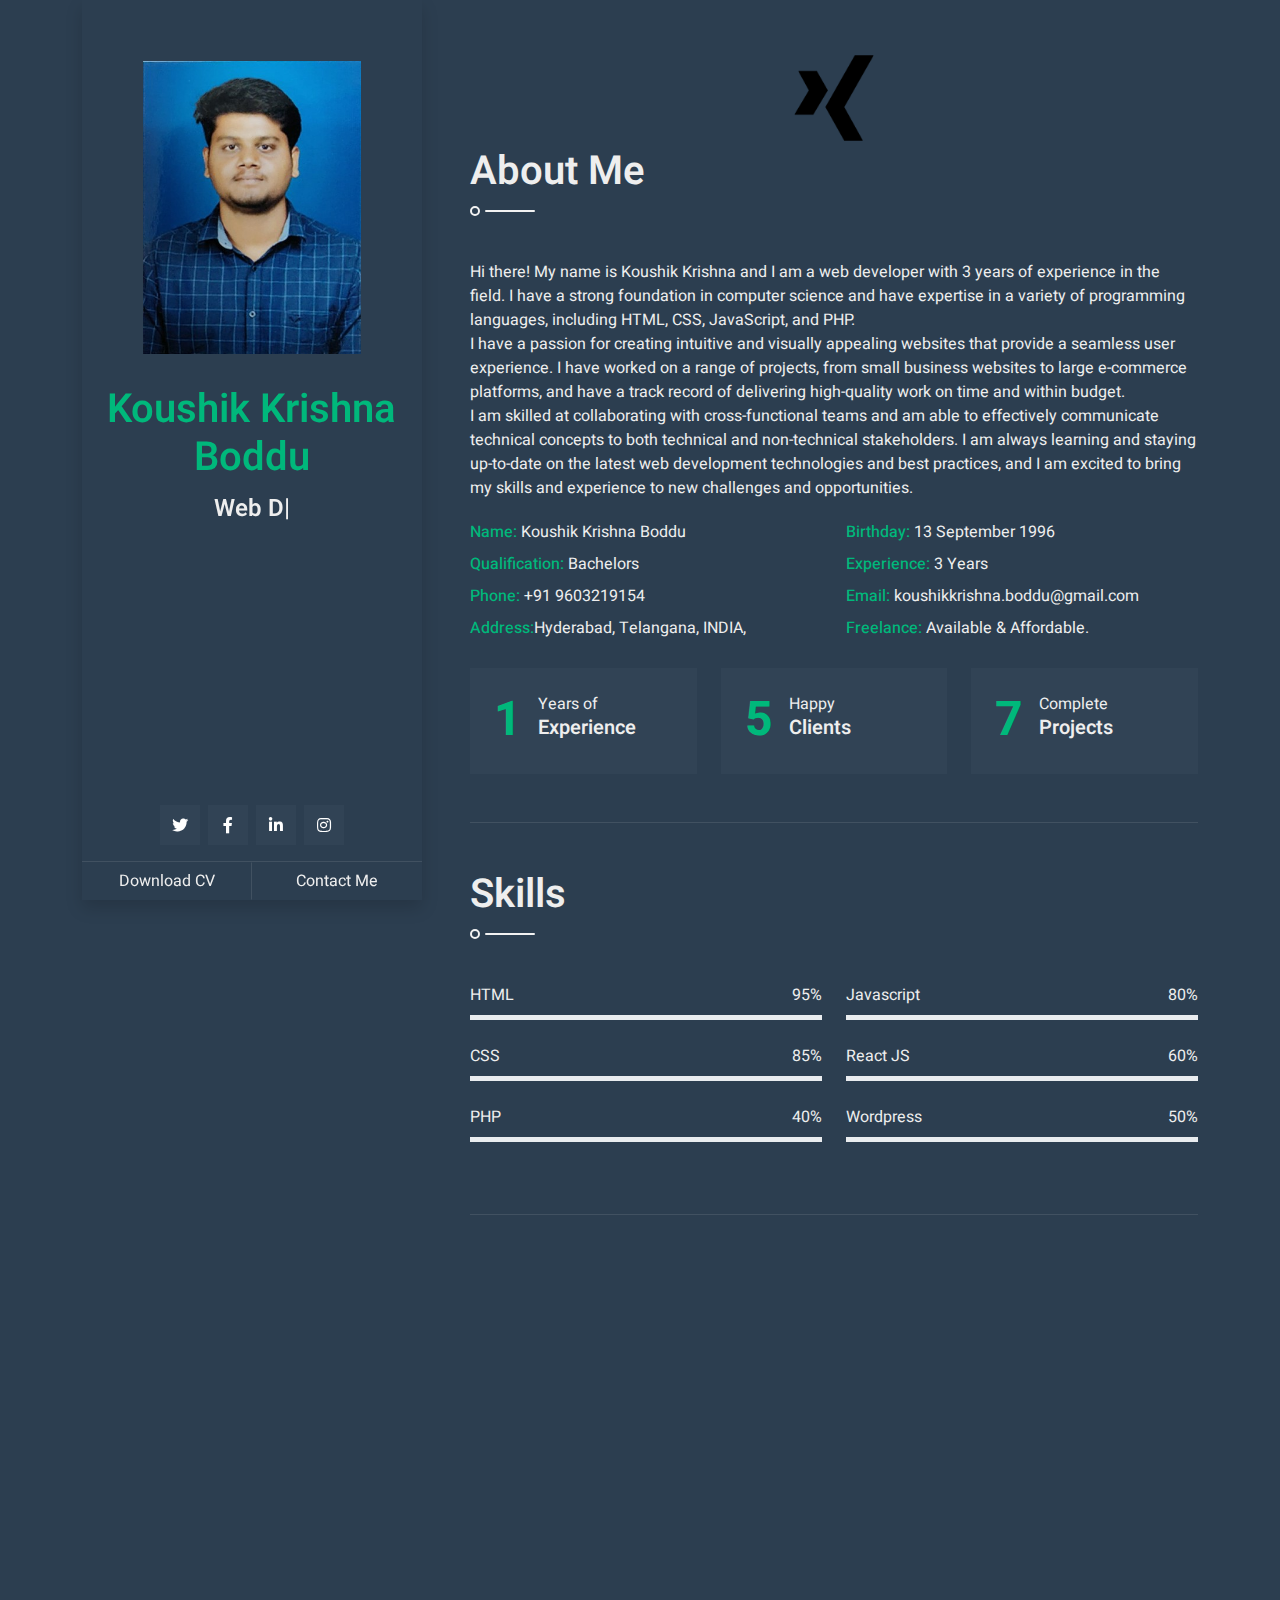
<file: index.html>
<!DOCTYPE html>
<html lang="en">

<head>
    <meta charset="UTF-8">
    <title>Koushik Krishna Boddu - Web Developer</title>
    <meta content="width=device-width, initial-scale=1.0" name="viewport">
    <meta content="Web design, web development, portfolio, website, software, android apps, ios apps, responsive"
        name="keywords">
    <meta content="Custom Web Developer and Designer." name="description">

    <!-- Favicon -->
    <link href="img/xing.png" rel="icon">

    <!-- Google Web Fonts -->
    <link rel="preconnect" href="https://fonts.googleapis.com">
    <link rel="preconnect" href="https://fonts.gstatic.com" crossorigin>
    <link href="https://fonts.googleapis.com/css2?family=Heebo:wght@300;400;500;600;700&display=swap" rel="stylesheet">

    <!-- Icon Font Stylesheet -->
    <link href="https://cdnjs.cloudflare.com/ajax/libs/font-awesome/5.10.0/css/all.min.css" rel="stylesheet">
    <link href="https://cdn.jsdelivr.net/npm/bootstrap-icons@1.4.1/font/bootstrap-icons.css" rel="stylesheet">

    <!-- Libraries Stylesheet -->
    <link href="lib/owlcarousel/assets/owl.carousel.min.css" rel="stylesheet">
    <link href="lib/lightbox/css/lightbox.min.css" rel="stylesheet">
    <link href="lib/animate/animate.min.css" rel="stylesheet">

    <!-- Customized Bootstrap Stylesheet -->
    <link href="css/bootstrap.min.css" rel="stylesheet">

    <!-- Template Stylesheet -->
    <link href="css/style.css" rel="stylesheet">

    <!-- mailchimp code -->
    <script id="mcjs">!function (c, h, i, m, p) { m = c.createElement(h), p = c.getElementsByTagName(h)[0], m.async = 1, m.src = i, p.parentNode.insertBefore(m, p) }(document, "script", "https://chimpstatic.com/mcjs-connected/js/users/76305b5213bc2641fdb56431d/74e816fd548a7d3a71037e762.js");
    </script>
</head>

<body>
    <!-- Spinner Start -->
    <!-- <div id="spinner"
        class="show bg-white position-fixed translate-middle w-100 vh-100 top-50 start-50 d-flex align-items-center justify-content-center">
        <div class="spinner-border text-primary" style="width: 3rem; height: 3rem;" role="status">
            <span class="sr-only">Loading...</span>
        </div>
    </div> -->
    <!-- Spinner End -->

    <div class="container">
        <div class="row g-5">
            <div class="col-lg-4 sticky-lg-top vh-100">
                <div class="d-flex flex-column h-100 text-center overflow-auto shadow">
                    <img class="w-100 img-fluid mb-4" src="img/profile.jpg" alt="Image">
                    <!-- <center><img src="img/xing.png" alt="logo" width="25px"></center> -->
                    <h1 class="text-primary mt-2">Koushik Krishna Boddu</h1>
                    <div class="mb-4" style="height: 202px;">
                        <h4 class="typed-text-output d-inline-block text-light"></h4>
                        <div class="typed-text d-none">Web Designer, Web Developer, Front End Developer</div>
                    </div>
                    <div class="d-flex justify-content-center mt-auto mb-3">
                        <a class="btn btn-secondary btn-square mx-1" href="https://twitter.com/koushikkrishna6"
                            target="_blank"><i class="fab fa-twitter"></i></a>
                        <a class="btn btn-secondary btn-square mx-1" href="https://www.facebook.com/koushik.krishna.716"
                            target="_blank"><i class="fab fa-facebook-f"></i></a>
                        <a class="btn btn-secondary btn-square mx-1"
                            href="https://www.linkedin.com/in/koushik-krishna-boddu-683a77209/" target="_blank"><i
                                class="fab fa-linkedin-in"></i></a>
                        <a class="btn btn-secondary btn-square mx-1" href="https://www.instagram.com/koushik_krishna_/"
                            target="_blank"><i class="fab fa-instagram"></i></a>
                    </div>
                    <div class="d-flex align-items-end justify-content-between border-top">
                        <a href="Koushik Resume 2022.pdf" target="_blank" class="btn w-50 border-end">Download CV</a>
                        <a href="https://us21.list-manage.com/contact-form?u=76305b5213bc2641fdb56431d&form_id=314ef59e55b2b2eeec3c0284206b305e"
                            target="_blank" class="btn w-50 btn-scroll">Contact Me</a>
                    </div>
                </div>
            </div>
            <div class="col-lg-8">
                <!-- About Start -->
                <section class="py-5 border-bottom wow fadeInUp" data-wow-delay="0.1s">
                    <center><img src="img/xing.png" alt="logo" width="100px"></center>
                    <h1 class="title pb-3 mb-5">About Me</h1>
                    <p>Hi there! My name is Koushik Krishna and I am a web developer with 3 years of experience in the field. I
                        have a strong foundation in computer science and have expertise in a variety of programming
                        languages, including HTML, CSS, JavaScript, and PHP. <br>

                        I have a passion for creating intuitive and visually appealing websites that provide a seamless
                        user experience. I have worked on a range of projects, from small business websites to large
                        e-commerce platforms, and have a track record of delivering high-quality work on time and within
                        budget. <br>

                        I am skilled at collaborating with cross-functional teams and am able to effectively communicate
                        technical concepts to both technical and non-technical stakeholders. I am always learning and
                        staying up-to-date on the latest web development technologies and best practices, and I am
                        excited to bring my skills and experience to new challenges and opportunities.</p>
                    <div class="row mb-4">
                        <div class="col-sm-6 py-1">
                            <span class="fw-medium text-primary">Name:</span> Koushik Krishna Boddu
                        </div>
                        <div class="col-sm-6 py-1">
                            <span class="fw-medium text-primary">Birthday:</span> 13 September 1996
                        </div>
                        <div class="col-sm-6 py-1">
                            <span class="fw-medium text-primary">Qualification:</span> Bachelors
                        </div>
                        <div class="col-sm-6 py-1">
                            <span class="fw-medium text-primary">Experience:</span> 3 Years
                        </div>
                        <div class="col-sm-6 py-1">
                            <span class="fw-medium text-primary">Phone:</span> +91 9603219154
                        </div>
                        <div class="col-sm-6 py-1">
                            <span class="fw-medium text-primary">Email:</span> koushikkrishna.boddu@gmail.com
                        </div>
                        <div class="col-sm-6 py-1">
                            <span class="fw-medium text-primary">Address:</span>Hyderabad, Telangana, INDIA,
                        </div>
                        <div class="col-sm-6 py-1">
                            <span class="fw-medium text-primary">Freelance:</span> Available & Affordable.
                        </div>
                    </div>
                    <div class="row g-4">
                        <div class="col-md-4 col-lg-6 col-xl-4">
                            <div class="d-flex bg-secondary p-4">
                                <h1 class="flex-shrink-0 display-5 text-primary mb-0" data-toggle="counter-up">3</h1>
                                <div class="ps-3">
                                    <p class="mb-0">Years of</p>
                                    <h5 class="mb-0">Experience</h5>
                                </div>
                            </div>
                        </div>
                        <div class="col-md-4 col-lg-6 col-xl-4">
                            <div class="d-flex bg-secondary p-4">
                                <h1 class="flex-shrink-0 display-5 text-primary mb-0" data-toggle="counter-up">15</h1>
                                <div class="ps-3">
                                    <p class="mb-0">Happy</p>
                                    <h5 class="mb-0">Clients</h5>
                                </div>
                            </div>
                        </div>
                        <div class="col-md-4 col-lg-6 col-xl-4">
                            <div class="d-flex bg-secondary p-4">
                                <h1 class="flex-shrink-0 display-5 text-primary mb-0" data-toggle="counter-up">20</h1>
                                <div class="ps-3">
                                    <p class="mb-0">Complete</p>
                                    <h5 class="mb-0">Projects</h5>
                                </div>
                            </div>
                        </div>
                    </div>
                </section>
                <!-- About End -->

                <!-- Skills Start -->
                <section class="py-5 border-bottom wow fadeInUp" data-wow-delay="0.1s">
                    <h1 class="title pb-3 mb-5">Skills</h1>
                    <div class="row">
                        <div class="col-sm-6">
                            <div class="skill mb-4">
                                <div class="d-flex justify-content-between">
                                    <p class="mb-2">HTML</p>
                                    <p class="mb-2">95%</p>
                                </div>
                                <div class="progress">
                                    <div class="progress-bar bg-primary" role="progressbar" aria-valuenow="95"
                                        aria-valuemin="0" aria-valuemax="100"></div>
                                </div>
                            </div>
                            <div class="skill mb-4">
                                <div class="d-flex justify-content-between">
                                    <p class="mb-2">CSS</p>
                                    <p class="mb-2">85%</p>
                                </div>
                                <div class="progress">
                                    <div class="progress-bar bg-warning" role="progressbar" aria-valuenow="85"
                                        aria-valuemin="0" aria-valuemax="100"></div>
                                </div>
                            </div>
                            <div class="skill mb-4">
                                <div class="d-flex justify-content-between">
                                    <p class="mb-2">PHP</p>
                                    <p class="mb-2">40%</p>
                                </div>
                                <div class="progress">
                                    <div class="progress-bar bg-danger" role="progressbar" aria-valuenow="90"
                                        aria-valuemin="0" aria-valuemax="100"></div>
                                </div>
                            </div>
                        </div>
                        <div class="col-sm-6">
                            <div class="skill mb-4">
                                <div class="d-flex justify-content-between">
                                    <p class="mb-2">Javascript</p>
                                    <p class="mb-2">80%</p>
                                </div>
                                <div class="progress">
                                    <div class="progress-bar bg-danger" role="progressbar" aria-valuenow="90"
                                        aria-valuemin="0" aria-valuemax="100"></div>
                                </div>
                            </div>
                            <div class="skill mb-4">
                                <div class="d-flex justify-content-between">
                                    <p class="mb-2">React JS</p>
                                    <p class="mb-2">60%</p>
                                </div>
                                <div class="progress">
                                    <div class="progress-bar bg-success" role="progressbar" aria-valuenow="95"
                                        aria-valuemin="0" aria-valuemax="100"></div>
                                </div>
                            </div>
                            <div class="skill mb-4">
                                <div class="d-flex justify-content-between">
                                    <p class="mb-2">Wordpress</p>
                                    <p class="mb-2">50%</p>
                                </div>
                                <div class="progress">
                                    <div class="progress-bar bg-info" role="progressbar" aria-valuenow="85"
                                        aria-valuemin="0" aria-valuemax="100"></div>
                                </div>
                            </div>
                        </div>
                    </div>
                </section>
                <!-- Skills End -->

                <!-- Expericence Start -->
                <section class="py-5 wow fadeInUp" data-wow-delay="0.1s">
                    <h1 class="title pb-3 mb-5">Expericence</h1>
                    <div class="border-start border-2 border-light pt-2 ps-5">
                        <div class="position-relative mb-4">
                            <span class="bi bi-arrow-right fs-4 text-light position-absolute"
                                style="top: -5px; left: -50px;"></span>
                            <h5 class="mb-1">Web Developer</h5>
                            <p class="mb-2">Monosage | <small>10 - 50</small></p>
                            <p>As a web developer, my role in the company is to design, build, and maintain websites and
                                web applications for our clients. This includes working with a team to conceptualize and
                                implement new features, troubleshooting and debugging any issues that arise, and
                                ensuring that our products are user-friendly and visually appealing. I also stayed
                                up-to-date with the latest web development technologies and best practices to
                                continually improve and enhance the products.</p>
                        </div>
                        <div class="position-relative mb-4">
                            <span class="bi bi-arrow-right fs-4 text-light position-absolute"
                                style="top: -5px; left: -50px;"></span>
                            <h5 class="mb-1">Development Lead</h5>
                            <p class="mb-2">Shavon Technologies| <small>10 - 50</small></p>
                            <p>As a developer lead, my role in the company is to manage and mentor a team of developers
                                as we work on various web development projects. This includes setting project goals and
                                priorities, assigning tasks to team members, and ensuring that projects are completed on
                                time and to the highest quality standards. I also worked closely with other departments,
                                such as design and project management, to coordinate efforts and ensure that our
                                products meet the needs of our clients. In addition to leading the development team, I
                                also contributed to the development process by writing code and solving technical
                                challenges.</p>
                        </div>
                        <div class="position-relative mb-4">
                            <span class="bi bi-arrow-right fs-4 text-light position-absolute"
                                style="top: -5px; left: -50px;"></span>
                            <h5 class="mb-1">Web Developer</h5>
                            <p class="mb-2">Freelancing <small></small></p>
                            <p>As a web developer freelancer, I offer my services to a variety of clients on a
                                project-by-project basis. I specialize in creating modern, responsive websites and web
                                applications using a variety of technologies including HTML, CSS, JavaScript, and
                                React.js.
                                I am highly skilled at working independently and meeting tight
                                deadlines, and I am able to effectively communicate with clients to understand their
                                needs and deliver high-quality products that meet their expectations. I am passionate
                                about staying up-to-date with the latest web development trends and techniques, and I
                                enjoy the flexibility and variety that freelancing brings.</p>
                        </div>
                    </div>
                </section>
                <!-- Expericence End -->

                <!-- Subscribe Start -->
                <!-- <section class="wow fadeInUp" data-wow-delay="0.1s">
                    <div class="bg-secondary text-center p-5">
                        <h1 class="text-white font-weight-bold">Subscribe My Newsletter</h1>
                        <form id="newsletter-form">
                            <label for="email">Sign up for our newsletter:</label><br>
                            <input type="email" id="email" name="email" required><br>
                            <input type="submit" value="Submit">
                        </form>
                    </div>
                </section> -->
                <!-- Subscribe End -->

                <!-- Services Start -->
                <section class="py-5 border-bottom wow fadeInUp" data-wow-delay="0.1s">
                    <h1 class="title pb-3 mb-5">Services</h1>
                    <div class="row g-4">
                        <div class="col-md-6">
                            <div class="service-item">
                                <i class="fa fa-2x fa-laptop-code mx-auto mb-4"></i>
                                <h5 class="mb-2">Web Design</h5>
                                <p class="mb-0">Corporate, Portfolio, Hotel, Consultancy, <br> Room booking, Travel and
                                    more... <br> Customized Responsive Websites.</p>
                            </div>
                        </div>
                        <div class="col-md-6">
                            <div class="service-item">
                                <i class="fab fa-2x fa-android mx-auto mb-4"></i>
                                <h5 class="mb-2">Apps Development</h5>
                                <p class="mb-0">Customized and Optimized <br> Mobile Applications: <br> Android, IOS,
                                    Hybrid Mobile Applications.
                                </p>
                            </div>
                        </div>
                        <div class="col-md-6">
                            <div class="service-item">
                                <i class="fa fa-2x fa-search mx-auto mb-4"></i>
                                <h5 class="mb-2">SEO</h5>
                                <p class="mb-0">On-page optimization, Off-page optimization, Technical SEO, Local SEO
                                    and Expert Optimization of Respective Applications. </p>
                            </div>
                        </div>
                        <div class="col-md-6">
                            <div class="service-item">
                                <i class="fa fa-2x fa-edit mx-auto mb-4"></i>
                                <h5 class="mb-2">Content Creating</h5>
                                <p class="mb-0">Content Related to Blogs, Webistes, Applications <br>
                                    poster Creations for Social Media Applications, Creative Posters for AD Campaigns.
                                </p>
                            </div>
                        </div>
                    </div>
                </section>
                <!-- Services End -->

                <!-- Portfolio Start -->
                <section class="py-5 border-bottom wow fadeInUp" data-wow-delay="0.1s">
                    <h1 class="title pb-3 mb-5">Portfolio</h1>
                    <div class="row">
                        <div class="col-12">
                            <div class="row">
                                <div class="col-12 text-center mb-2">
                                    <ul class="list-inline mb-4" id="portfolio-flters">
                                        <li class="btn btn-secondary active" data-filter="*"><i
                                                class="fa fa-star me-2"></i>All</li>
                                        <li class="btn btn-secondary" data-filter=".first"><i
                                                class="fa fa-laptop-code me-2"></i>Design</li>
                                        <li class="btn btn-secondary" data-filter=".second"><i
                                                class="fa fa-mobile-alt me-2"></i>Development</li>
                                    </ul>
                                </div>
                            </div>
                            <div class="row portfolio-container">
                                <div class="col-md-6 mb-4 portfolio-item first">
                                    <div class="position-relative overflow-hidden mb-2">
                                        <img class="img-fluid w-100" src="img/portfolio-1.jpg" alt="">
                                        <div class="portfolio-btn d-flex align-items-center justify-content-center">
                                            <a href="img/portfolio-1.jpg" data-lightbox="portfolio">
                                                <i class="bi bi-plus text-light"></i>
                                            </a>
                                        </div>
                                    </div>
                                </div>
                                <div class="col-md-6 mb-4 portfolio-item second">
                                    <div class="position-relative overflow-hidden mb-2">
                                        <img class="img-fluid w-100" src="img/portfolio-2.jpg" alt="">
                                        <div class="portfolio-btn d-flex align-items-center justify-content-center">
                                            <a href="img/portfolio-2.jpg" data-lightbox="portfolio">
                                                <i class="bi bi-plus text-light"></i>
                                            </a>
                                        </div>
                                    </div>
                                </div>
                                <div class="col-md-6 mb-4 portfolio-item first">
                                    <div class="position-relative overflow-hidden mb-2">
                                        <img class="img-fluid w-100" src="img/portfolio-3.jpg" alt="">
                                        <div class="portfolio-btn d-flex align-items-center justify-content-center">
                                            <a href="img/portfolio-3.jpg" data-lightbox="portfolio">
                                                <i class="bi bi-plus text-light"></i>
                                            </a>
                                        </div>
                                    </div>
                                </div>
                                <div class="col-md-6 mb-4 portfolio-item second">
                                    <div class="position-relative overflow-hidden mb-2">
                                        <img class="img-fluid w-100" src="img/portfolio-4.jpg" alt="">
                                        <div class="portfolio-btn d-flex align-items-center justify-content-center">
                                            <a href="img/portfolio-4.jpg" data-lightbox="portfolio">
                                                <i class="bi bi-plus text-light"></i>
                                            </a>
                                        </div>
                                    </div>
                                </div>
                            </div>
                        </div>
                    </div>
                </section>
                <!-- Portfolio End -->

                <!-- Testimonial Start -->
                <section class="py-5 border-bottom wow fadeInUp" data-wow-delay="0.1s">
                    <h1 class="title pb-3 mb-5">Testimonial</h1>
                    <div class="owl-carousel testimonial-carousel">
                        <div class="text-left">
                            <i class="fa fa-3x fa-quote-left text-primary mb-4"></i>
                            <p class="fs-4 mb-4">We recently had our website redesigned by Koushik and we
                                couldn't be happier with the results. Not only does it look professional and modern, but
                                it's also easy to navigate and has helped us to attract new customers. We highly
                                recommend him for anyone
                                in need of web design services.</p>
                            <div class="d-flex align-items-center">
                                <!-- <img class="img-fluid" src="img/testimonial-1.jpg" style="width: 60px; height: 60px;"> -->
                                <div class="ps-3">
                                    <p class="text-primary fs-5 mb-1">Vinay</p>
                                    <i>Interior Designer & Architect</i>
                                </div>
                            </div>
                        </div>
                        <div class="text-left">
                            <i class="fa fa-3x fa-quote-left text-primary mb-4"></i>
                            <p class="fs-4 mb-4">As a small business owner, I was hesitant to invest in a new website,
                                but Koushik made the process seamless and the end result was worth every penny.
                                Not only do I have a visually appealing and user-friendly website, but I also have a
                                valuable marketing tool that helps me stand out in my industry. Koushik was a
                                pleasure to work with and I highly recommend him for anyone in need of web design
                                services.</p>
                            <div class="d-flex align-items-center">
                                <!-- <img class="img-fluid" src="img/testimonial-2.jpg" style="width: 60px; height: 60px;"> -->
                                <div class="ps-3">
                                    <p class="text-primary fs-5 mb-1">Srinivas</p>
                                    <i>Hotel and Accomodation Services</i>
                                </div>
                            </div>
                        </div>
                        <div class="text-left">
                            <i class="fa fa-3x fa-quote-left text-primary mb-4"></i>
                            <p class="fs-4 mb-4">We had the pleasure of working with Koushik on the redesign of
                                our website and were blown away by their level of professionalism and attention to
                                detail. From the initial consultation to the final product, they were responsive,
                                creative, and truly listened to our needs and goals. Our new website has already seen an
                                increase in traffic and conversions, and we are confident it will continue to drive
                                business for us.</p>
                            <div class="d-flex align-items-center">
                                <!-- <img class="img-fluid" src="img/testimonial-3.jpg" style="width: 60px; height: 60px;"> -->
                                <div class="ps-3">
                                    <p class="text-primary fs-5 mb-1">Raju</p>
                                    <i>Professor </i>
                                </div>
                            </div>
                        </div>
                    </div>
                </section>
                <!-- Testimonial End -->

                <!-- Contact Start -->
                <!-- <section class="py-5 wow fadeInUp" data-wow-delay="0.1s" id="contact">
                    <h1 class="title pb-3 mb-5">Contact Me</h1>
                    <p class="mb-4">The contact form is currently inactive. Get a functional and working contact form
                        with Ajax & PHP in a few minutes. Just copy and paste the files, add a little code and you're
                        done. <a href="https://koushikkrishnab.netlify.app/contact-form">Download Now</a></p>
                    <form>
                        <div class="row g-3">
                            <div class="col-md-6">
                                <div class="form-floating">
                                    <input type="text" class="form-control border-0 bg-secondary" id="name"
                                        placeholder="Your Name">
                                    <label for="name">Your Name</label>
                                </div>
                            </div>
                            <div class="col-md-6">
                                <div class="form-floating">
                                    <input type="email" class="form-control border-0 bg-secondary" id="email"
                                        placeholder="Your Email">
                                    <label for="email">Your Email</label>
                                </div>
                            </div>
                            <div class="col-12">
                                <div class="form-floating">
                                    <input type="text" class="form-control border-0 bg-secondary" id="subject"
                                        placeholder="Subject">
                                    <label for="subject">Subject</label>
                                </div>
                            </div>
                            <div class="col-12">
                                <div class="form-floating">
                                    <textarea class="form-control border-0 bg-secondary"
                                        placeholder="Leave a message here" id="message"
                                        style="height: 200px"></textarea>
                                    <label for="message">Message</label>
                                </div>
                            </div>
                            <div class="col-12">
                                <button class="btn btn-primary w-100 py-3" type="submit">Send Message</button>
                            </div>
                        </div>
                    </form>
                </section> -->
                <!-- Contact End -->

                <!-- Footer Start -->
                <section class="wow fadeIn" data-wow-delay="0.1s">
                    <div class="bg-secondary text-light text-center p-5">
                        <div class="d-flex justify-content-center mb-4">
                            <a class="btn btn-dark btn-square mx-1" href="#"><i class="fab fa-twitter"></i></a>
                            <a class="btn btn-dark btn-square mx-1" href="#"><i class="fab fa-facebook-f"></i></a>
                            <a class="btn btn-dark btn-square mx-1" href="#"><i class="fab fa-linkedin-in"></i></a>
                            <a class="btn btn-dark btn-square mx-1" href="#"><i class="fab fa-instagram"></i></a>
                        </div>
                        <div class="d-flex justify-content-center mb-3">
                            <a class="text-light px-3 border-end" href="#">Privacy</a>
                            <a class="text-light px-3 border-end" href="#">Terms</a>
                            <a class="text-light px-3 border-end" href="#">FAQs</a>
                            <a class="text-light px-3" href="#">Help</a>
                        </div>

                        <!--/*** This template is free as long as you keep the footer author’s credit link/attribution link/backlink. If you'd like to use the template without the footer author’s credit link/attribution link/backlink, you can purchase the Credit Removal License from "https://koushikkrishnab.netlify.app/credit-removal". Thank you for your support. ***/-->
                        <p class="m-0">&copy; All Rights Reserved. Designed by <a
                                href="https://koushikkrishnab.netlify.app">Koushik Krishna Boddu</a></p>
                    </div>
                </section>
                <!-- Footer End -->
            </div>
        </div>
    </div>


    <!-- Back to Top -->
    <a href="#" class="back-to-top"><i class="fa fa-angle-double-up"></i></a>

    <!-- JavaScript Libraries -->
    <script src="https://code.jquery.com/jquery-3.4.1.min.js"></script>
    <script src="https://stackpath.bootstrapcdn.com/bootstrap/4.4.1/js/bootstrap.bundle.min.js"></script>
    <script src="lib/wow/wow.min.js"></script>
    <script src="lib/typed/typed.min.js"></script>
    <script src="lib/easing/easing.min.js"></script>
    <script src="lib/waypoints/waypoints.min.js"></script>
    <script src="lib/counterup/counterup.min.js"></script>
    <script src="lib/owlcarousel/owl.carousel.min.js"></script>
    <script src="lib/isotope/isotope.pkgd.min.js"></script>
    <script src="lib/lightbox/js/lightbox.min.js"></script>

    <!-- Template Javascript -->
    <script src="js/main.js"></script>
</body>

</html>
</file>
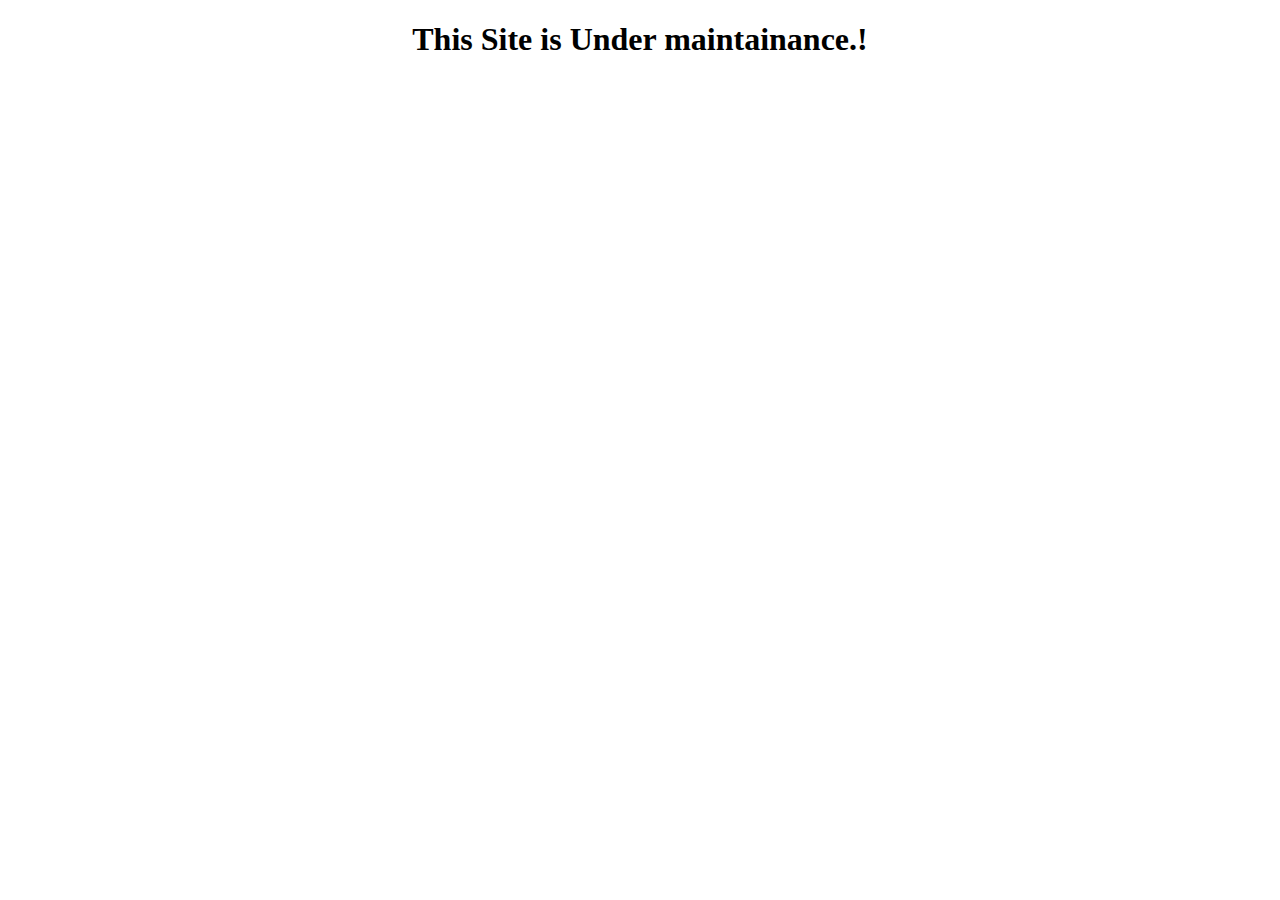
<file: index2.html>
<!DOCTYPE html>
<html lang="en">
<head>
    <meta charset="UTF-8">
    <meta http-equiv="X-UA-Compatible" content="IE=edge">
    <meta name="viewport" content="width=device-width, initial-scale=1.0">
    <title>Koushik krishna - Web developer</title>
</head>
<body>
    <center>
        <h1>
            This Site is Under maintainance.!
        </h1>
    </center>
</body>
</html>
</file>
<file: css/style.css>
/********** Template CSS **********/
:root {
  --primary: #00B87B;
  --secondary: #314355;
  --light: #F2F2F2;
  --dark: #2C3E50;
}

#spinner {
  opacity: 0;
  visibility: hidden;
  transition: opacity .5s ease-out, visibility 0s linear .5s;
  z-index: 99999;
}

#spinner.show {
  transition: opacity .5s ease-out, visibility 0s linear 0s;
  visibility: visible;
  opacity: 1;
}

@media (max-width: 991.98px) {
  .sticky-lg-top.vh-100 {
    height: 100% !important;
  }
}

.fw-semi-bold {
  font-weight: 600;
}

.fw-medium {
  font-weight: 500;
}

.btn-square {
  width: 40px;
  height: 40px;
}

.btn-sm-square {
  width: 30px;
  height: 30px;
}

.btn-lg-square {
  width: 50px;
  height: 50px;
}

.btn-square,
.btn-sm-square,
.btn-lg-square {
  padding: 0;
  display: flex;
  align-items: center;
  justify-content: center;
}

.btn.btn-primary {
  color: #FFFFFF;
}

.typed-cursor {
  font-size: 25px;
  color: var(--light);
}

.back-to-top {
  position: fixed;
  display: none;
  width: 30px;
  height: 30px;
  text-align: center;
  line-height: 1;
  font-size: 30px;
  right: 30px;
  bottom: 30px;
  transition: background 0.5s;
  z-index: 11;
}

.back-to-top i {
  color: var(--primary);
}

.back-to-top i:hover {
  color: var(--dark);
}

.back-to-top {
  -webkit-animation: action 1s infinite alternate;
  animation: action 1s infinite alternate;
}

@-webkit-keyframes action {
  0% {
    transform: translateY(0);
  }

  100% {
    transform: translateY(-15px);
  }
}

@keyframes action {
  0% {
    transform: translateY(0);
  }

  100% {
    transform: translateY(-15px);
  }
}

.title {
  position: relative;
}

.title::before {
  position: absolute;
  content: "";
  width: 10px;
  height: 10px;
  bottom: -4px;
  left: 0;
  border: 2px solid var(--light);
  border-radius: 10px;
}

.title::after {
  position: absolute;
  content: "";
  width: 50px;
  height: 2px;
  bottom: 0;
  left: 15px;
  border-radius: 2px;
  background: var(--light);
}

.progress {
  height: 5px;
}

.progress .progress-bar {
  width: 0px;
  transition: 2s;
}

.service-item {
  padding: 30px;
  text-align: center;
  background: var(--secondary);
}

.service-item i {
  width: 75px;
  height: 75px;
  display: flex;
  align-items: center;
  justify-content: center;
  background: var(--light);
  color: var(--primary);
  transition: .5s;
}

.service-item:hover i {
  background: var(--primary);
  color: var(--light);
}

.portfolio-item .portfolio-btn {
  position: absolute;
  width: 0;
  height: 0;
  top: 50%;
  left: 50%;
  font-size: 90px;
  background: rgba(44, 62, 80, .9);
  opacity: 0;
  transition: .5s;
}

.portfolio-item:hover .portfolio-btn {
  opacity: 1;
  width: calc(100% - 60px);
  height: calc(100% - 60px);
  top: 30px;
  left: 30px;
}

.portfolio-item i {
  opacity: 0;
  transition: .3s;
  transition-delay: .3s;
}

.portfolio-item:hover i {
  opacity: 1;
}

.testimonial-carousel .owl-dots {
  margin-top: 25px;
  text-align: center;
}

.testimonial-carousel .owl-dot {
  display: inline-block;
  margin: 0 5px;
  width: 15px;
  height: 15px;
  background: var(--light);
}

.testimonial-carousel .owl-dot.active {
  background: var(--primary);
}
</file>
